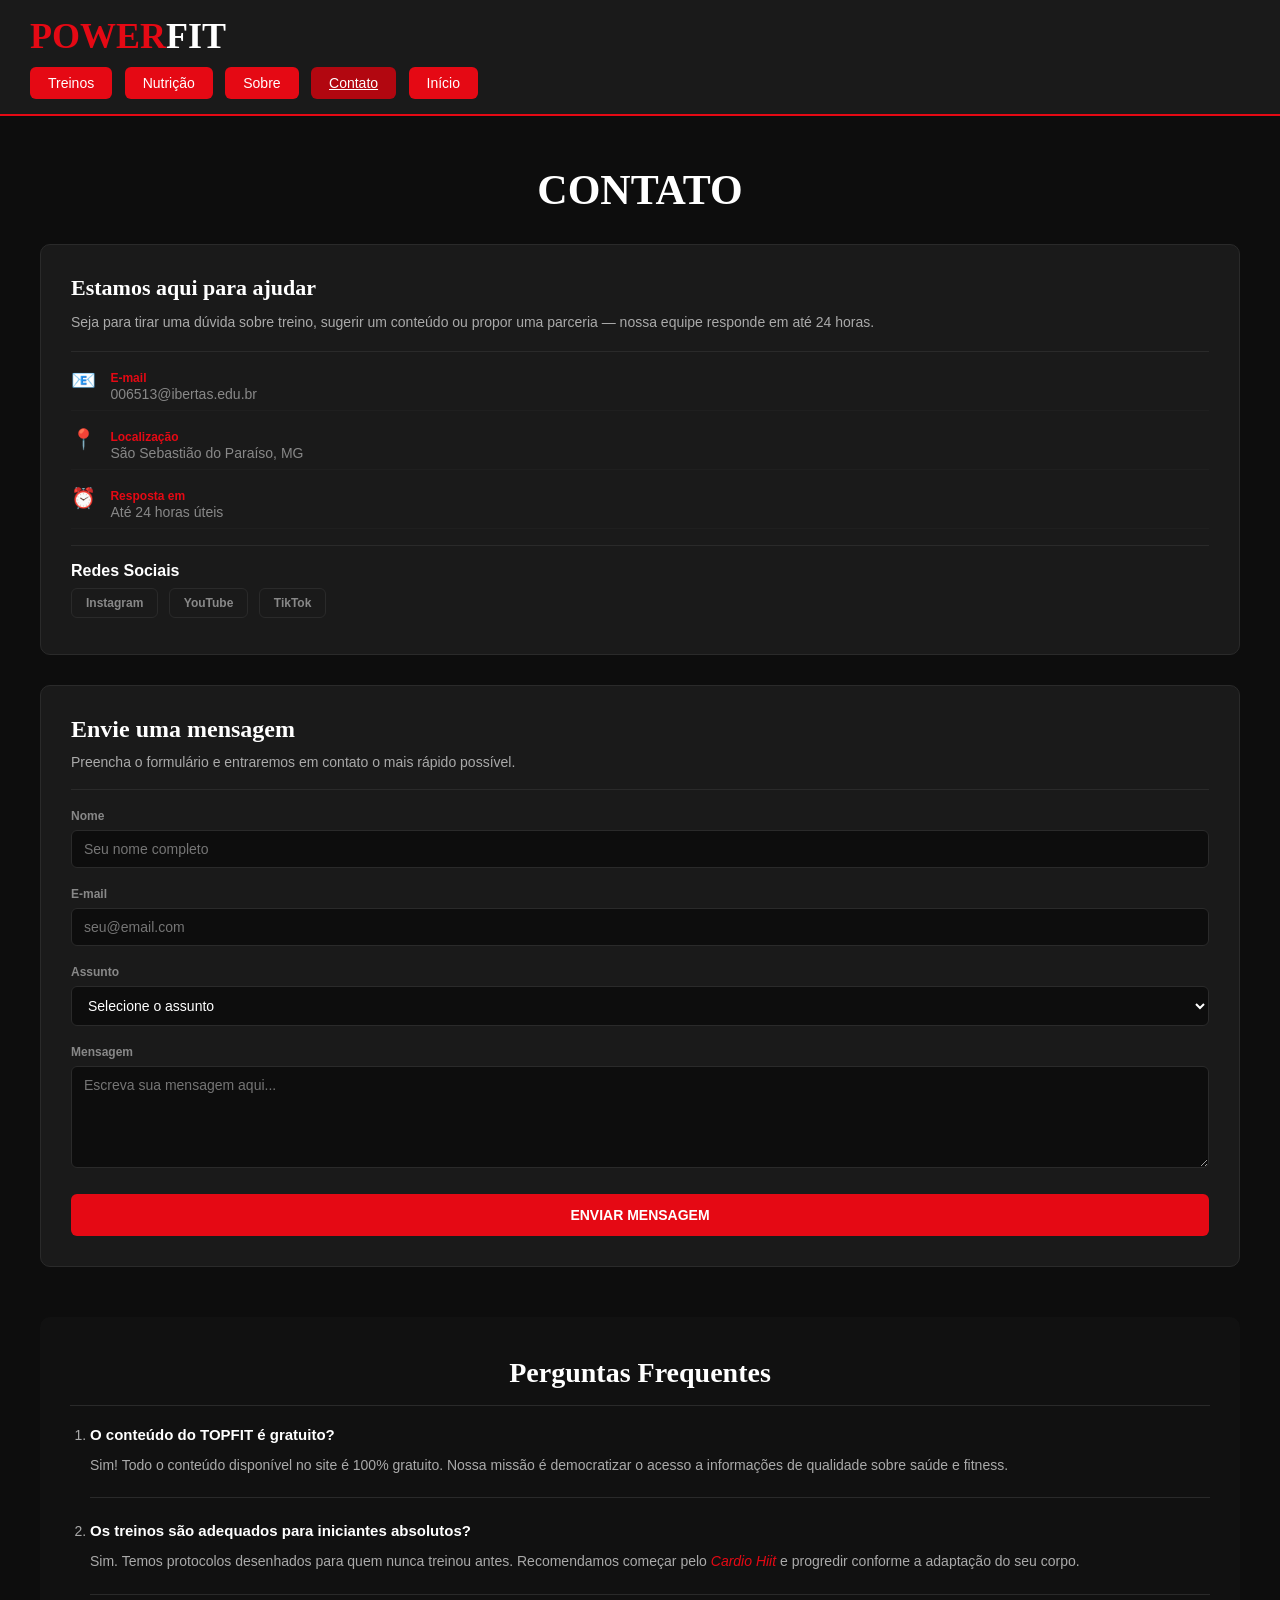
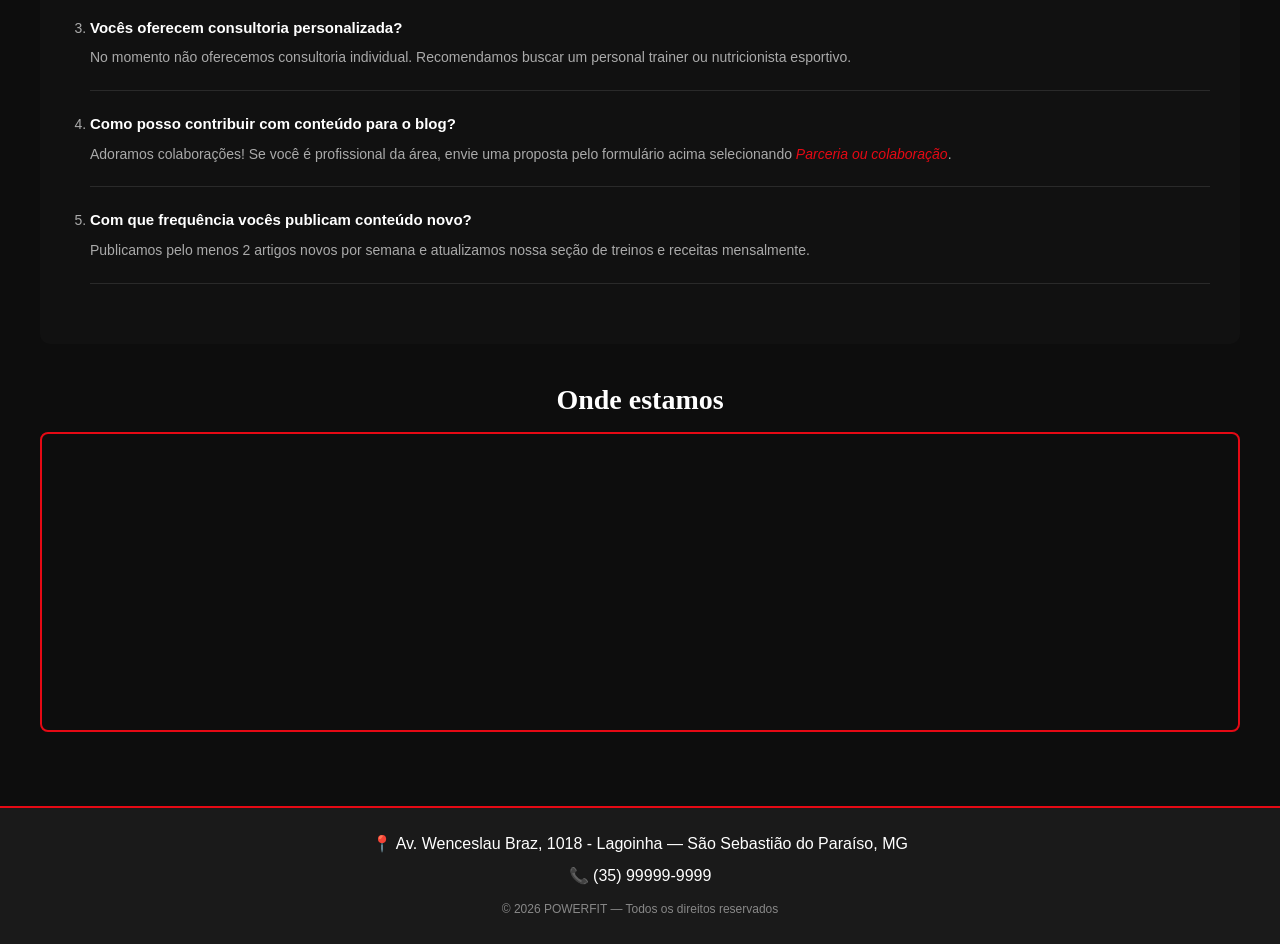
<file: contato.html>
<!doctype html>
<html lang="pt-BR">
  <head>
    <meta charset="UTF-8" />
    <meta name="viewport" content="width=device-width, initial-scale=1.0" />
    <title>Contato</title>
    <link rel="stylesheet" href="contato.css" />
  </head>
  <link rel="icon" href="img/favicon.png" type="image/png" />
  <body>
    <!-- HEADER: elemento semântico que marca o cabeçalho da página -->
    <header>
      <h1>
        <span class="vermelho">POWER</span><span class="branco">FIT</span>
      </h1>

      <!-- NAV: elemento semântico que marca a área de navegação -->
      <nav>
        <!-- ul + li: lista não ordenada para os itens do menu -->
        <ul class="menu">
          <li><a href="treinos.html">Treinos</a></li>
          <li><a href="Nutrição.html">Nutrição</a></li>
          <li><a href="sobre.html">Sobre</a></li>
          <li><a href="contato.html" class="ativo">Contato</a></li>
          <li><a href="index.html">Início</a></li>
        </ul>
      </nav>
    </header>

    <!-- MAIN: elemento semântico que marca o conteúdo principal da página -->
    <main>
      <h2 class="titulo-pagina">CONTATO</h2>

      <!-- ARTICLE: marca um conteúdo independente e completo da página -->
      <article class="secao-contato">
        <!-- ASIDE: marca conteúdo lateral relacionado ao conteúdo principal -->
        <aside class="info">
          <h3 class="info-titulo">Estamos aqui para ajudar</h3>

          <p class="info-desc">
            Seja para tirar uma dúvida sobre treino, sugerir um conteúdo ou
            propor uma parceria — nossa equipe responde em até 24 horas.
          </p>

          <hr />

          <!-- ul + li: lista não ordenada dos itens de contato -->
          <ul class="lista-contato">
            <li class="info-item">
              <span class="info-icone">&#128231;</span>
              <div class="info-texto">
                <p><b>E-mail</b></p>
                <p class="info-valor">006513@ibertas.edu.br</p>
              </div>
            </li>
            <li class="info-item">
              <span class="info-icone">&#128205;</span>
              <div class="info-texto">
                <p><b>Localização</b></p>
                <p class="info-valor">São Sebastião do Paraíso, MG</p>
              </div>
            </li>
            <li class="info-item">
              <span class="info-icone">&#9200;</span>
              <div class="info-texto">
                <p><b>Resposta em</b></p>
                <p class="info-valor">Até 24 horas úteis</p>
              </div>
            </li>
          </ul>

          <hr />

          <p><b>Redes Sociais</b></p>

          <!-- ul + li: lista não ordenada para os botões de redes sociais -->
          <ul class="redes">
            <li>
              <a
                href="https://www.instagram.com/power_fitmg?igsh=MWdxeWFwMzdmbzhkOA=="
                target="_blank"
                rel="noopener noreferrer"
                class="btn-rede"
                >Instagram</a
              >
            </li>
            <li><a href="#" class="btn-rede">YouTube</a></li>
            <li><a href="#" class="btn-rede">TikTok</a></li>
          </ul>
        </aside>

        <!-- DIV: container sem valor semântico agrupando o formulário -->
        <div class="formulario">
          <h3 class="form-titulo">Envie uma mensagem</h3>
          <p class="form-desc">
            Preencha o formulário e entraremos em contato o mais rápido
            possível.
          </p>

          <hr />

          <form action="#" method="get">
            <div class="form-grupo">
              <label for="nome">Nome</label><br />
              <input
                type="text"
                id="nome"
                name="nome"
                placeholder="Seu nome completo"
                required
              />
            </div>

            <div class="form-grupo">
              <label for="email">E-mail</label><br />
              <input
                type="email"
                id="email"
                name="email"
                placeholder="seu@email.com"
                required
              />
            </div>

            <div class="form-grupo">
              <label for="assunto">Assunto</label><br />
              <select id="assunto" name="assunto" required>
                <option value="" disabled selected>Selecione o assunto</option>
                <option>Dúvida sobre treinos</option>
                <option>Dúvida sobre nutrição</option>
                <option>Sugestão de conteúdo</option>
                <option>Parceria ou colaboração</option>
                <option>Outro</option>
              </select>
            </div>

            <div class="form-grupo">
              <label for="mensagem">Mensagem</label><br />
              <textarea
                id="mensagem"
                name="mensagem"
                rows="5"
                placeholder="Escreva sua mensagem aqui..."
                required
              ></textarea>
            </div>

            <button type="submit" class="btn-enviar">ENVIAR MENSAGEM</button>
          </form>
        </div>
      </article>

      <!-- DIV: container da seção de perguntas frequentes -->
      <div class="faq">
        <h2 class="faq-titulo">Perguntas Frequentes</h2>
        <hr />

        <!-- ol + li: lista ORDENADA para as perguntas frequentes -->
        <ol class="faq-lista">
          <li class="faq-item">
            <p><strong>O conteúdo do TOPFIT é gratuito?</strong></p>
            <p>
              Sim! Todo o conteúdo disponível no site é 100% gratuito. Nossa
              missão é democratizar o acesso a informações de qualidade sobre
              saúde e fitness.
            </p>
          </li>

          <li class="faq-item">
            <p>
              <strong
                >Os treinos são adequados para iniciantes absolutos?</strong
              >
            </p>
            <p>
              Sim. Temos protocolos desenhados para quem nunca treinou antes.
              Recomendamos começar pelo <em>Cardio Hiit</em> e progredir
              conforme a adaptação do seu corpo.
            </p>
          </li>

          <li class="faq-item">
            <p><strong>Vocês oferecem consultoria personalizada?</strong></p>
            <p>
              No momento não oferecemos consultoria individual. Recomendamos
              buscar um personal trainer ou nutricionista esportivo.
            </p>
          </li>

          <li class="faq-item">
            <p>
              <strong>Como posso contribuir com conteúdo para o blog?</strong>
            </p>
            <p>
              Adoramos colaborações! Se você é profissional da área, envie uma
              proposta pelo formulário acima selecionando
              <em>Parceria ou colaboração</em>.
            </p>
          </li>

          <li class="faq-item">
            <p>
              <strong>Com que frequência vocês publicam conteúdo novo?</strong>
            </p>
            <p>
              Publicamos pelo menos 2 artigos novos por semana e atualizamos
              nossa seção de treinos e receitas mensalmente.
            </p>
          </li>
        </ol>
      </div>

      <!-- IFRAME: incorpora conteúdo externo (mapa) dentro da página -->
      <div class="mapa">
        <h2 class="mapa-titulo">Onde estamos</h2>
        <iframe
          src="https://www.google.com/maps/embed?pb=!1m18!1m12!1m3!1d59489.49!2d-46.9915!3d-20.9178!2m3!1f0!2f0!3f0!3m2!1i1024!2i768!4f13.1!3m3!1m2!1s0x94b0cfa2977e5555%3A0xa89c70bc56a5d62a!2sS%C3%A3o%20Sebasti%C3%A3o%20do%20Para%C3%ADso%2C%20MG!5e0!3m2!1spt-BR!2sbr!4v1713200000000"
          width="100%"
          height="300"
          allowfullscreen=""
          loading="lazy"
          title="Mapa de localização - São Sebastião do Paraíso"
        >
        </iframe>
      </div>
    </main>

    <!-- FOOTER: elemento semântico que marca o rodapé da página -->
    <footer>
      <p>
        &#128205; Av. Wenceslau Braz, 1018 - Lagoinha &mdash; São Sebastião do
        Paraíso, MG
      </p>
      <p>&#128222; (35) 99999-9999</p>
      <p>
        <small>&#169; 2026 POWERFIT &mdash; Todos os direitos reservados</small>
      </p>
    </footer>
  </body>
</html>
</file>
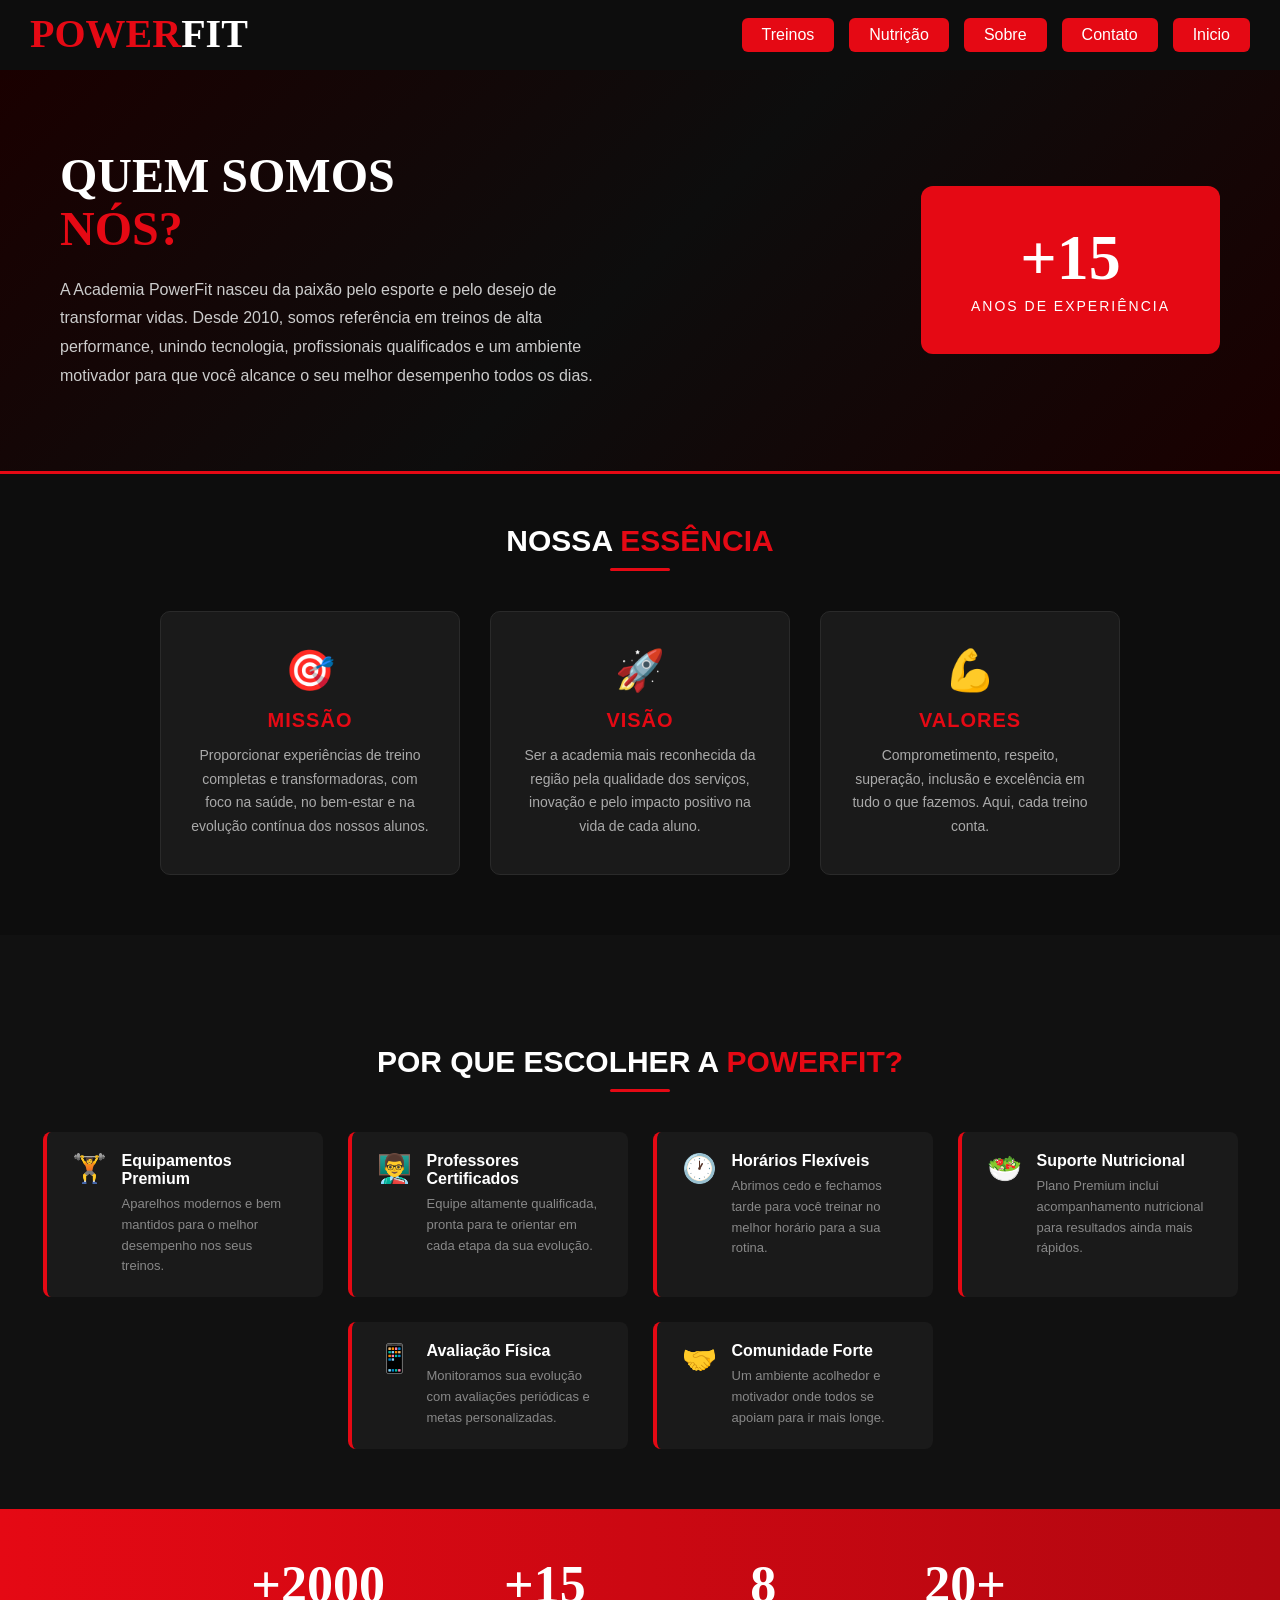
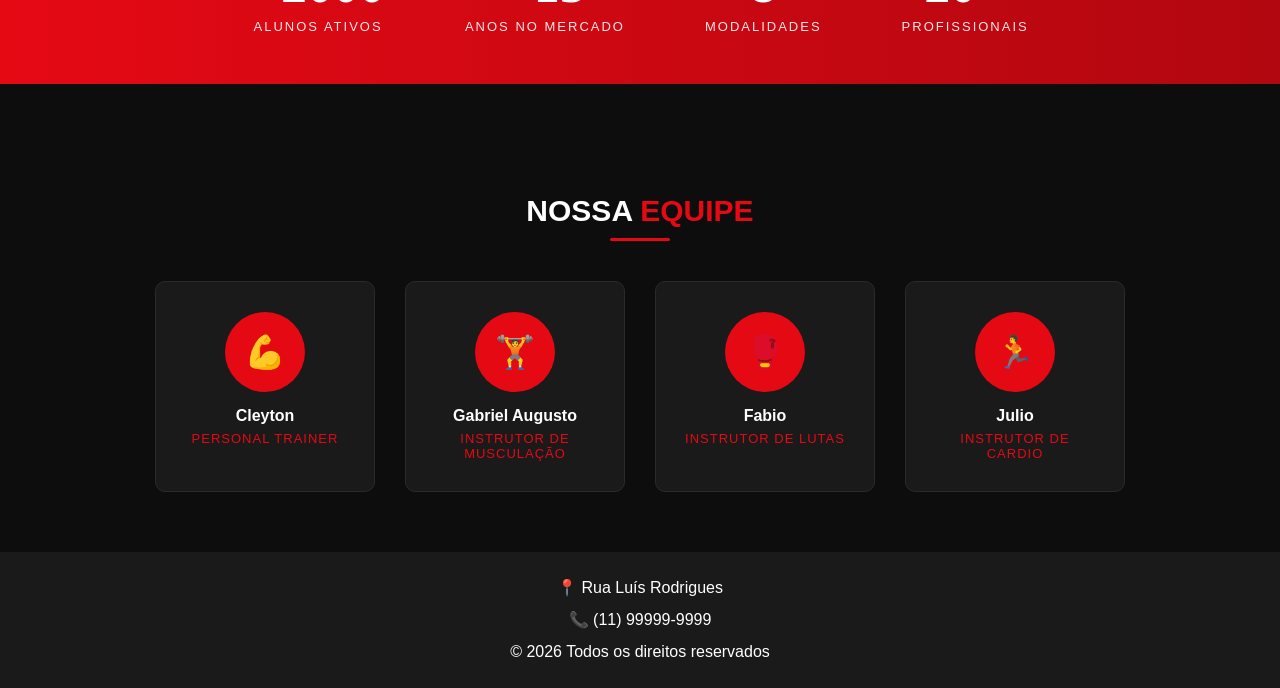
<file: sobre.html>
<!doctype html>
<html lang="pt-br">
  <head>
    <meta charset="UTF-8" />
    <meta name="viewport" content="width=device-width, initial-scale=1.0" />
    <title>Sobre - Academia PowerFit</title>
    <link rel="stylesheet" href="sobre.css" />
    <link rel="shortcut icon" href="/img/dumbbell.png" type="image/x-icon" />
  </head>
  <link rel="icon" href="img/favicon.png" type="image/png" />

  <body>
    <header>
      <h1><span class="red">POWER</span><span class="white">FIT</span></h1>
      <nav>
        <a href="treinos.html">Treinos</a>
        <a href="Nutrição.html">Nutrição</a>
        <a href="sobre.html">Sobre</a>
        <a href="contato.html">Contato</a>
        <a href="index.html">Inicio</a>
      </nav>
    </header>

    <main>
      <!-- HERO -->
      <section class="hero-sobre">
        <div class="texto">
          <h2>QUEM SOMOS<br /><span>NÓS?</span></h2>
          <p>
            A Academia PowerFit nasceu da paixão pelo esporte e pelo desejo de
            transformar vidas. Desde 2010, somos referência em treinos de alta
            performance, unindo tecnologia, profissionais qualificados e um
            ambiente motivador para que você alcance o seu melhor desempenho
            todos os dias.
          </p>
        </div>
        <div class="destaque">
          <div class="numero">+15</div>
          <div class="label">Anos de experiência</div>
        </div>
      </section>

      <!-- MISSÃO / VISÃO / VALORES -->
      <h2 class="titulo-secao">NOSSA <span>ESSÊNCIA</span></h2>
      <div class="divisor"></div>

      <section class="mvv">
        <div class="mvv-card">
          <div class="icone">🎯</div>
          <h3>Missão</h3>
          <p>
            Proporcionar experiências de treino completas e transformadoras, com
            foco na saúde, no bem-estar e na evolução contínua dos nossos
            alunos.
          </p>
        </div>
        <div class="mvv-card">
          <div class="icone">🚀</div>
          <h3>Visão</h3>
          <p>
            Ser a academia mais reconhecida da região pela qualidade dos
            serviços, inovação e pelo impacto positivo na vida de cada aluno.
          </p>
        </div>
        <div class="mvv-card">
          <div class="icone">💪</div>
          <h3>Valores</h3>
          <p>
            Comprometimento, respeito, superação, inclusão e excelência em tudo
            o que fazemos. Aqui, cada treino conta.
          </p>
        </div>
      </section>

      <!-- DIFERENCIAIS -->
      <section class="diferenciais">
        <h2 class="titulo-secao">POR QUE ESCOLHER A <span>POWERFIT?</span></h2>
        <div class="divisor"></div>
        <div class="diferenciais-grid">
          <div class="dif-item">
            <div class="icone">🏋️</div>
            <div class="info">
              <h4>Equipamentos Premium</h4>
              <p>
                Aparelhos modernos e bem mantidos para o melhor desempenho nos
                seus treinos.
              </p>
            </div>
          </div>
          <div class="dif-item">
            <div class="icone">👨‍🏫</div>
            <div class="info">
              <h4>Professores Certificados</h4>
              <p>
                Equipe altamente qualificada, pronta para te orientar em cada
                etapa da sua evolução.
              </p>
            </div>
          </div>
          <div class="dif-item">
            <div class="icone">🕐</div>
            <div class="info">
              <h4>Horários Flexíveis</h4>
              <p>
                Abrimos cedo e fechamos tarde para você treinar no melhor
                horário para a sua rotina.
              </p>
            </div>
          </div>
          <div class="dif-item">
            <div class="icone">🥗</div>
            <div class="info">
              <h4>Suporte Nutricional</h4>
              <p>
                Plano Premium inclui acompanhamento nutricional para resultados
                ainda mais rápidos.
              </p>
            </div>
          </div>
          <div class="dif-item">
            <div class="icone">📱</div>
            <div class="info">
              <h4>Avaliação Física</h4>
              <p>
                Monitoramos sua evolução com avaliações periódicas e metas
                personalizadas.
              </p>
            </div>
          </div>
          <div class="dif-item">
            <div class="icone">🤝</div>
            <div class="info">
              <h4>Comunidade Forte</h4>
              <p>
                Um ambiente acolhedor e motivador onde todos se apoiam para ir
                mais longe.
              </p>
            </div>
          </div>
        </div>
      </section>

      <!-- ESTATÍSTICAS -->
      <section class="stats">
        <div class="stat">
          <div class="numero">+2000</div>
          <div class="label">Alunos Ativos</div>
        </div>
        <div class="stat">
          <div class="numero">+15</div>
          <div class="label">Anos no Mercado</div>
        </div>
        <div class="stat">
          <div class="numero">8</div>
          <div class="label">Modalidades</div>
        </div>
        <div class="stat">
          <div class="numero">20+</div>
          <div class="label">Profissionais</div>
        </div>
      </section>

      <!-- EQUIPE -->
      <section class="equipe">
        <h2 class="titulo-secao">NOSSA <span>EQUIPE</span></h2>
        <div class="divisor"></div>
        <div class="equipe-grid">
          <div class="membro">
            <div class="avatar">💪</div>
            <h4>Cleyton</h4>
            <p>Personal Trainer</p>
          </div>
          <div class="membro">
            <div class="avatar">🏋️</div>
            <h4>Gabriel Augusto</h4>
            <p>Instrutor de Musculação</p>
          </div>
          <div class="membro">
            <div class="avatar">🥊</div>
            <h4>Fabio</h4>
            <p>Instrutor de Lutas</p>
          </div>
          <div class="membro">
            <div class="avatar">🏃</div>
            <h4>Julio</h4>
            <p>Instrutor de Cardio</p>
          </div>
        </div>
      </section>
    </main>

    <footer>
      <p>📍 Rua Luís Rodrigues</p>
      <p>📞 (11) 99999-9999</p>
      <p>© 2026 Todos os direitos reservados</p>
    </footer>
  </body>
</html>
</file>
<file: contato.css>
/* Seletor universal: zera margin e padding de todos os elementos (Aula 08 - box-sizing) */
* {
  margin: 0;
  padding: 0;
  box-sizing: border-box;
}

/* Seletor tipo: estiliza o elemento body */
body {
  font-family: Arial, Helvetica, sans-serif;
  background-color: #0d0d0d;
  color: #ffffff;
}

/* ── CLASSES UTILITÁRIAS (span com classes - Aula 05) ── */
.vermelho {
  color: #e50914;
}
.branco {
  color: #ffffff;
}

/* ── HEADER ── */
/* Seletor tipo: estiliza o elemento semântico header */
header {
  background-color: #1a1a1a;
  padding: 15px 30px;
  border-bottom: 2px solid #e50914;
}

header h1 {
  font-family: "Times New Roman", Times, serif;
  font-size: 36px;
  font-weight: bold;
  margin-bottom: 10px;
}

/* ── NAV + UL + LI (Aulas sobre nav, ul, li) ── */
/* Seletor descendente: estiliza o ul dentro do nav dentro do header */
header nav ul {
  list-style: none;
  padding: 0;
  margin: 0;
}

header nav ul li {
  display: inline-block;
  margin-right: 8px;
}

header nav ul li a {
  display: inline-block;
  padding: 8px 18px;
  background-color: #e50914;
  color: #ffffff;
  text-decoration: none;
  border-radius: 6px;
  font-size: 14px;
}

header nav ul li a:hover {
  background-color: #b20710;
  text-decoration: underline;
}

/* Seletor de classe: estiliza o link ativo no menu */
header nav ul li a.ativo {
  background-color: #b20710;
  text-decoration: underline;
}

/* ── MAIN ── */
/* Seletor tipo: estiliza o elemento semântico main */
main {
  padding: 30px 40px;
}

/* ── TÍTULO DA PÁGINA ── */
.titulo-pagina {
  color: #ffffff;
  text-align: center;
  font-family: "Times New Roman", Times, serif;
  font-size: 42px;
  margin-bottom: 30px;
  margin-top: 20px;
}

/* ── ARTICLE: seção principal de contato ── */
/* Seletor tipo: estiliza o elemento semântico article */
article.secao-contato {
  margin-bottom: 50px;
}

/* ── ASIDE: informações de contato (coluna lateral) ── */
/* Seletor tipo: estiliza o elemento semântico aside */
aside.info {
  background-color: #1a1a1a;
  border: 1px solid #2a2a2a;
  border-radius: 10px;
  padding: 30px;
  margin-bottom: 30px;
  width: 100%;
}

aside.info:hover {
  border-color: #e50914;
}

.info-titulo {
  font-family: "Times New Roman", Times, serif;
  font-size: 22px;
  color: #ffffff;
  margin-bottom: 10px;
}

.info-desc {
  color: #aaaaaa;
  font-size: 14px;
  line-height: 1.7;
  margin-bottom: 16px;
}

/* ── HR: separador visual (Aula 05 - elemento hr) ── */
hr {
  border: none;
  border-top: 1px solid #2a2a2a;
  margin: 16px 0;
}

/* ── UL + LI: lista de itens de contato (Aula sobre ul, li) ── */
/* Seletor de classe: remove marcadores da lista de contato */
ul.lista-contato {
  list-style: none;
  padding: 0;
  margin: 0;
}

ul.lista-contato li.info-item {
  margin-bottom: 16px;
  padding-bottom: 8px;
  border-bottom: 1px solid #1f1f1f;
}

/* span: elemento inline para o ícone (Aula 05 - elemento span) */
.info-icone {
  font-size: 20px;
  margin-right: 10px;
}

.info-texto {
  display: inline-block;
  vertical-align: top;
}

/* b: elemento inline para destaque visual (Aula 05 - elemento b) */
.info-texto b {
  color: #e50914;
  font-size: 12px;
}

.info-valor {
  color: #888888;
  font-size: 14px;
}

/* ── UL + LI: lista de redes sociais ── */
ul.redes {
  list-style: none;
  padding: 0;
  margin-top: 8px;
}

ul.redes li {
  display: inline-block;
  margin-right: 6px;
  margin-bottom: 6px;
}

.btn-rede {
  display: inline-block;
  padding: 7px 14px;
  border: 1.5px solid #2a2a2a;
  border-radius: 6px;
  color: #888888;
  text-decoration: none;
  font-size: 12px;
  font-weight: bold;
}

.btn-rede:hover {
  border-color: #e50914;
  color: #e50914;
}

/* ── FORMULÁRIO ── */
/* Seletor de classe: estiliza o container do formulário */
.formulario {
  background-color: #1a1a1a;
  border: 1px solid #2a2a2a;
  border-radius: 10px;
  padding: 30px;
  width: 100%;
}

.formulario:hover {
  border-color: #e50914;
}

.form-titulo {
  font-family: "Times New Roman", Times, serif;
  font-size: 24px;
  color: #ffffff;
  margin-bottom: 8px;
}

.form-desc {
  color: #aaaaaa;
  font-size: 14px;
  margin-bottom: 16px;
  line-height: 1.6;
}

/* Seletor de classe: espaçamento de cada grupo label+input */
.form-grupo {
  margin-bottom: 16px;
}

/* Seletor descendente: estiliza labels dentro de form-grupo */
.form-grupo label {
  font-size: 12px;
  font-weight: bold;
  color: #888888;
}

/* Agrupamento de seletores: mesma estilização para input, select e textarea (Aula 07) */
.form-grupo input,
.form-grupo select,
.form-grupo textarea {
  width: 100%;
  background-color: #0d0d0d;
  border: 1.5px solid #2a2a2a;
  border-radius: 6px;
  color: #ffffff;
  font-family: Arial, Helvetica, sans-serif;
  font-size: 14px;
  padding: 10px 12px;
  margin-top: 6px;
}

.form-grupo input:focus,
.form-grupo select:focus,
.form-grupo textarea:focus {
  border-color: #e50914;
  outline: none;
}

.btn-enviar {
  width: 100%;
  background-color: #e50914;
  color: #ffffff;
  font-family: Arial, Helvetica, sans-serif;
  font-size: 14px;
  font-weight: bold;
  padding: 13px;
  border: none;
  border-radius: 6px;
  cursor: pointer;
  margin-top: 6px;
}

.btn-enviar:hover {
  background-color: #b20710;
}

/* ── FAQ ── */
/* Seletor de classe: estiliza a seção de perguntas frequentes */
.faq {
  background-color: #111111;
  padding: 40px 30px;
  border-radius: 10px;
  margin-bottom: 40px;
}

.faq-titulo {
  color: #ffffff;
  text-align: center;
  font-family: "Times New Roman", Times, serif;
  font-size: 28px;
  margin-bottom: 10px;
}

/* ol + li: lista ordenada para as perguntas (Aula sobre ol) */
ol.faq-lista {
  padding-left: 20px;
  margin-top: 16px;
}

ol.faq-lista li.faq-item {
  margin-bottom: 20px;
  padding-bottom: 20px;
  border-bottom: 1px solid #2a2a2a;
  color: #aaaaaa;
  font-size: 14px;
  line-height: 1.7;
}

/* strong: forte ênfase semântica nas perguntas (Aula 05 - elemento strong) */
.faq-item strong {
  color: #ffffff;
  font-size: 15px;
  display: block;
  margin-bottom: 6px;
}

/* em: ênfase em palavras específicas (Aula 05 - elemento em) */
.faq-item em {
  color: #e50914;
}

/* ── IFRAME: mapa externo incorporado (Aula sobre iframe) ── */
/* Seletor de classe: container do mapa */
.mapa {
  margin-bottom: 40px;
}

.mapa-titulo {
  color: #ffffff;
  font-family: "Times New Roman", Times, serif;
  font-size: 28px;
  text-align: center;
  margin-bottom: 16px;
}

/* Seletor tipo: estiliza o elemento iframe */
iframe {
  border: 2px solid #e50914;
  border-radius: 8px;
  width: 100%;
  height: 300px;
}

/* ── FOOTER ── */
/* Seletor tipo: estiliza o elemento semântico footer */
footer {
  background-color: #1a1a1a;
  color: #ffffff;
  text-align: center;
  padding: 20px;
  border-top: 2px solid #e50914;
  line-height: 2;
}

/* small: texto menor para copyright (Aula 05 - elemento small) */
footer small {
  color: #888888;
  font-size: 12px;
}
</file>
<file: sobre.css>
* {
    margin: 0;
    padding: 0;
    box-sizing: border-box;
}

body {
    font-family: Arial, Helvetica, sans-serif;
    background-color: #0D0D0D;
}

/* ── HEADER ── */
header {
    padding-right: 30px;
    background-color: #0D0D0D;
    display: flex;
    height: 70px;
}

.red  { color: #E50914; }
.white { color: #FFFFFF; }

header h1 {
    padding: 10px 30px;
    font-family: 'Times New Roman', Times, serif;
    font-size: 40px;
    font-weight: bold;
}

header nav {
    margin-left: auto;
    display: flex;
    align-items: center;
    gap: 15px;
}

header a {
    display: flex;
    align-items: center;
    justify-content: center;
    padding: 8px 20px;
    border-radius: 6px;
    background-color: #E50914;
    color: #FFFFFF;
    text-decoration: none;
}

header a:hover {
    text-decoration: underline;
    background-color: #b20710;
}

/* ── HERO SOBRE ── */
.hero-sobre {
    background: linear-gradient(135deg, #1a0000 0%, #0D0D0D 50%, #1a0000 100%);
    border-bottom: 3px solid #E50914;
    padding: 80px 60px;
    display: flex;
    align-items: center;
    gap: 60px;
}

.hero-sobre .texto {
    flex: 1;
}

.hero-sobre .texto h2 {
    font-family: 'Times New Roman', Times, serif;
    font-size: 48px;
    color: #FFFFFF;
    line-height: 1.1;
    margin-bottom: 20px;
}

.hero-sobre .texto h2 span {
    color: #E50914;
}

.hero-sobre .texto p {
    color: #cccccc;
    font-size: 16px;
    line-height: 1.8;
    max-width: 550px;
}

.hero-sobre .destaque {
    flex: 0 0 auto;
    background-color: #E50914;
    color: #FFFFFF;
    padding: 40px 50px;
    border-radius: 12px;
    text-align: center;
}

.hero-sobre .destaque .numero {
    font-size: 64px;
    font-weight: bold;
    font-family: 'Times New Roman', Times, serif;
    line-height: 1;
}

.hero-sobre .destaque .label {
    font-size: 14px;
    text-transform: uppercase;
    letter-spacing: 2px;
    margin-top: 8px;
}

/* ── SEÇÃO TÍTULOS ── */
.titulo-secao {
    color: #FFFFFF;
    text-align: center;
    font-size: 30px;
    margin: 50px 20px 10px;
    text-transform: uppercase;
}

.titulo-secao span {
    color: #E50914;
}

.divisor {
    width: 60px;
    height: 3px;
    background-color: #E50914;
    margin: 10px auto 40px;
    border-radius: 2px;
}

/* ── MISSÃO / VISÃO / VALORES ── */
.mvv {
    display: flex;
    justify-content: center;
    gap: 30px;
    padding: 0 40px 60px;
    flex-wrap: wrap;
}

.mvv-card {
    background-color: #1a1a1a;
    border: 1px solid #2a2a2a;
    border-radius: 10px;
    padding: 35px 30px;
    width: 300px;
    text-align: center;
    transition: 0.3s;
}

.mvv-card:hover {
    border-color: #E50914;
    box-shadow: 0 10px 25px rgba(229, 9, 20, 0.15);
}

.mvv-card .icone {
    font-size: 40px;
    margin-bottom: 15px;
}

.mvv-card h3 {
    color: #E50914;
    font-size: 20px;
    margin-bottom: 12px;
    text-transform: uppercase;
    letter-spacing: 1px;
}

.mvv-card p {
    color: #aaaaaa;
    font-size: 14px;
    line-height: 1.7;
}

/* ── DIFERENCIAIS ── */
.diferenciais {
    background-color: #111111;
    padding: 60px 40px;
}

.diferenciais-grid {
    display: flex;
    justify-content: center;
    gap: 25px;
    flex-wrap: wrap;
    margin-top: 10px;
}

.dif-item {
    display: flex;
    align-items: flex-start;
    gap: 15px;
    background-color: #1a1a1a;
    border-left: 4px solid #E50914;
    border-radius: 8px;
    padding: 20px 25px;
    width: 280px;
    transition: 0.3s;
}

.dif-item:hover {
    background-color: #222222;
}

.dif-item .icone {
    font-size: 28px;
    flex-shrink: 0;
}

.dif-item .info h4 {
    color: #FFFFFF;
    font-size: 16px;
    margin-bottom: 6px;
}

.dif-item .info p {
    color: #888888;
    font-size: 13px;
    line-height: 1.6;
}

/* ── ESTATÍSTICAS ── */
.stats {
    background: linear-gradient(90deg, #E50914, #b20710);
    padding: 50px 40px;
    display: flex;
    justify-content: center;
    gap: 80px;
    flex-wrap: wrap;
}

.stat {
    text-align: center;
    color: #FFFFFF;
}

.stat .numero {
    font-size: 52px;
    font-weight: bold;
    font-family: 'Times New Roman', Times, serif;
    line-height: 1;
}

.stat .label {
    font-size: 13px;
    text-transform: uppercase;
    letter-spacing: 2px;
    margin-top: 8px;
    opacity: 0.9;
}

/* ── EQUIPE ── */
.equipe {
    padding: 60px 40px;
}

.equipe-grid {
    display: flex;
    justify-content: center;
    gap: 30px;
    flex-wrap: wrap;
}

.membro {
    background-color: #1a1a1a;
    border-radius: 10px;
    padding: 30px 25px;
    width: 220px;
    text-align: center;
    border: 1px solid #2a2a2a;
    transition: 0.3s;
}

.membro:hover {
    border-color: #E50914;
}

.membro .avatar {
    width: 80px;
    height: 80px;
    background-color: #E50914;
    border-radius: 50%;
    display: flex;
    align-items: center;
    justify-content: center;
    font-size: 32px;
    margin: 0 auto 15px;
}

.membro h4 {
    color: #FFFFFF;
    font-size: 16px;
    margin-bottom: 6px;
}

.membro p {
    color: #E50914;
    font-size: 13px;
    text-transform: uppercase;
    letter-spacing: 1px;
}

/* ── FOOTER ── */
footer {
    color: #FFFFFF;
    text-align: center;
    background-color: #1a1a1a;
    padding: 20px;
    line-height: 2;
}
</file>
